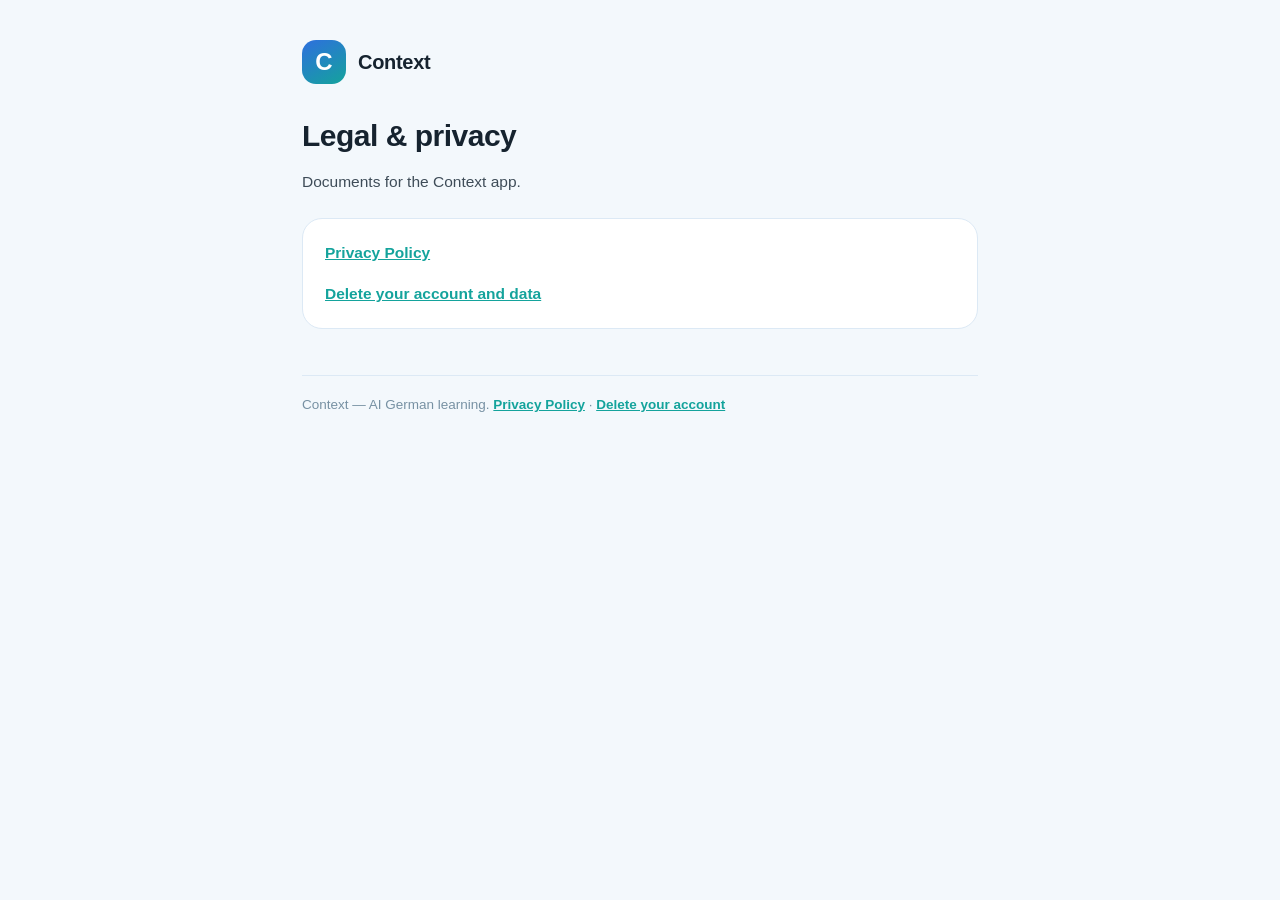
<file: legal-site/index.html>
<!doctype html>
<html lang="en">
<head>
<meta charset="utf-8">
<meta name="viewport" content="width=device-width, initial-scale=1">
<title>Legal &amp; privacy · Context</title>
<link rel="stylesheet" href="style.css">
</head>
<body>
  <div class="wrap">
    <div class="brand"><div class="mark">C</div><div class="brand-name">Context</div></div>

    <h1>Legal &amp; privacy</h1>
    <p>Documents for the Context app.</p>
    <div class="card">
      <p style="margin-top:0"><a href="privacy.html">Privacy Policy</a></p>
      <p style="margin-bottom:0"><a href="delete-account.html">Delete your account and data</a></p>
    </div>

    <footer>
      Context — AI German learning.
      <a href="privacy.html">Privacy Policy</a> ·
      <a href="delete-account.html">Delete your account</a>
    </footer>
  </div>
</body>
</html>
</file>
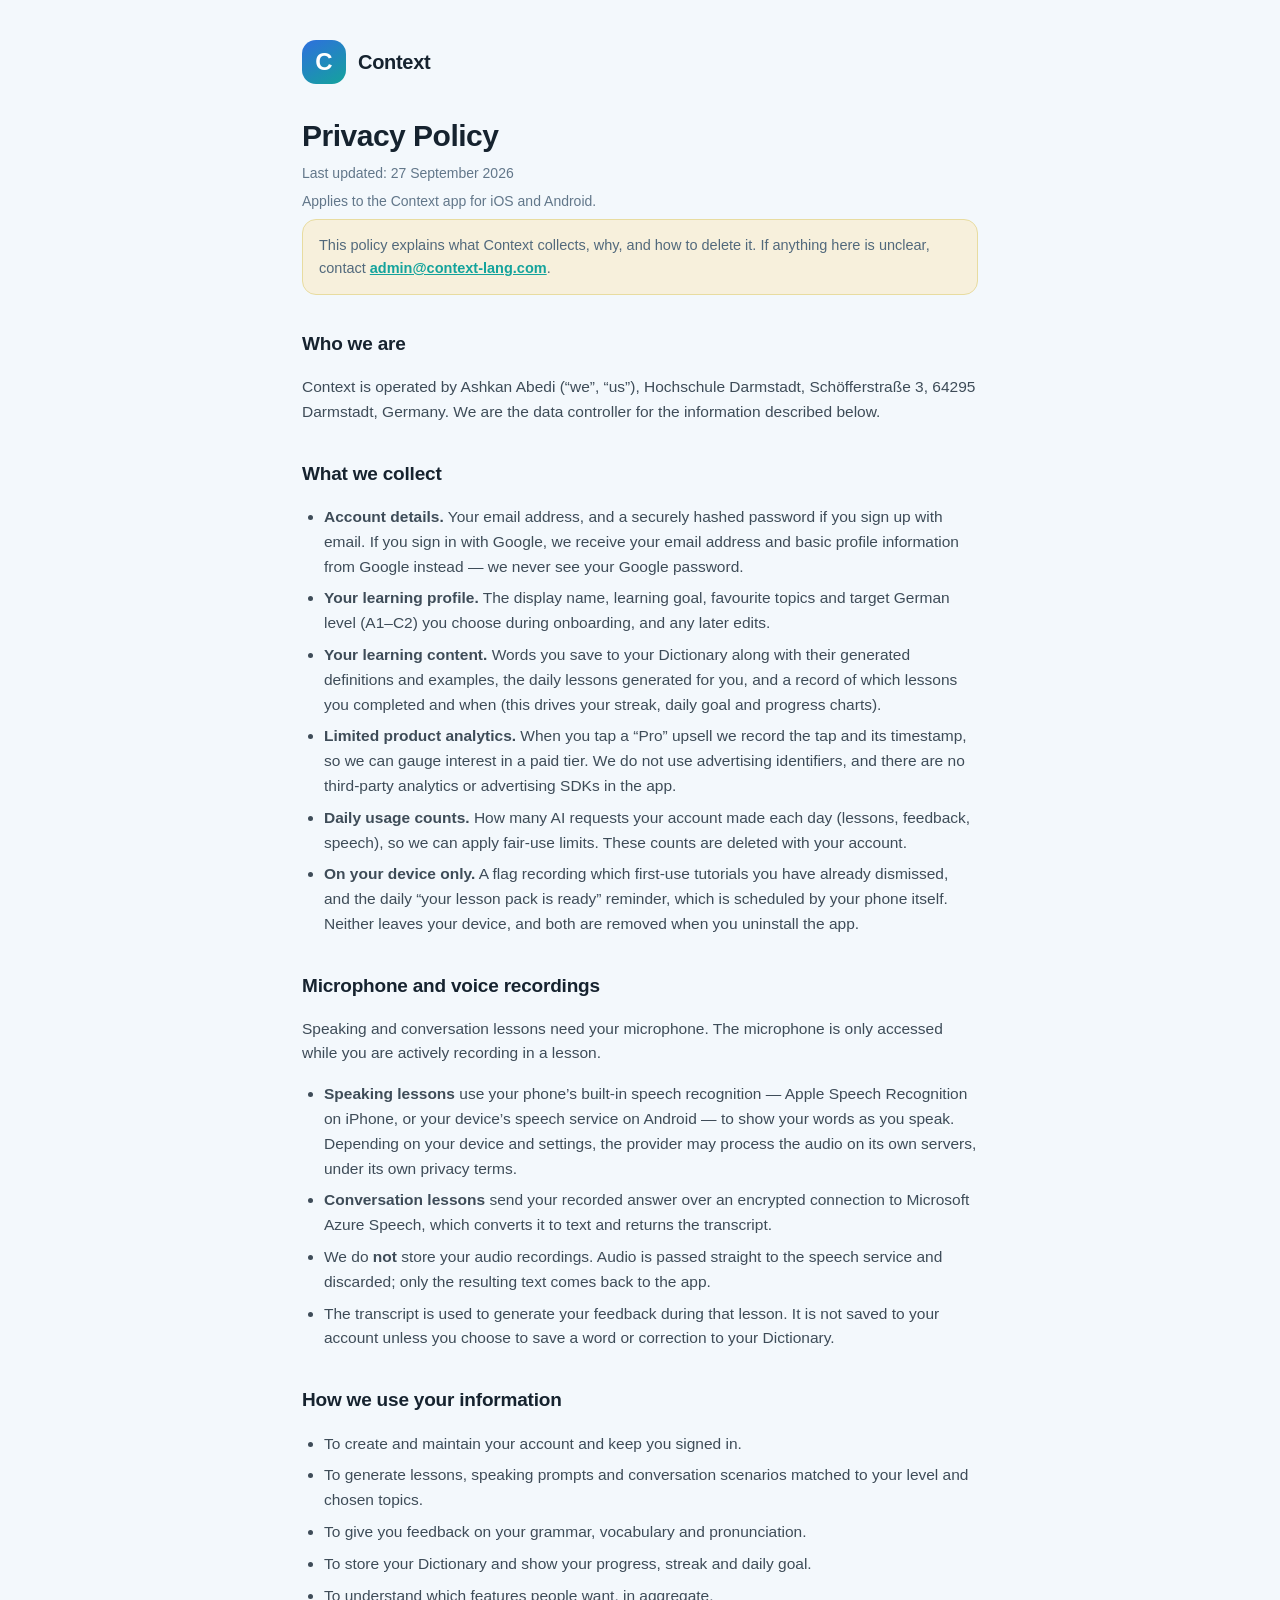
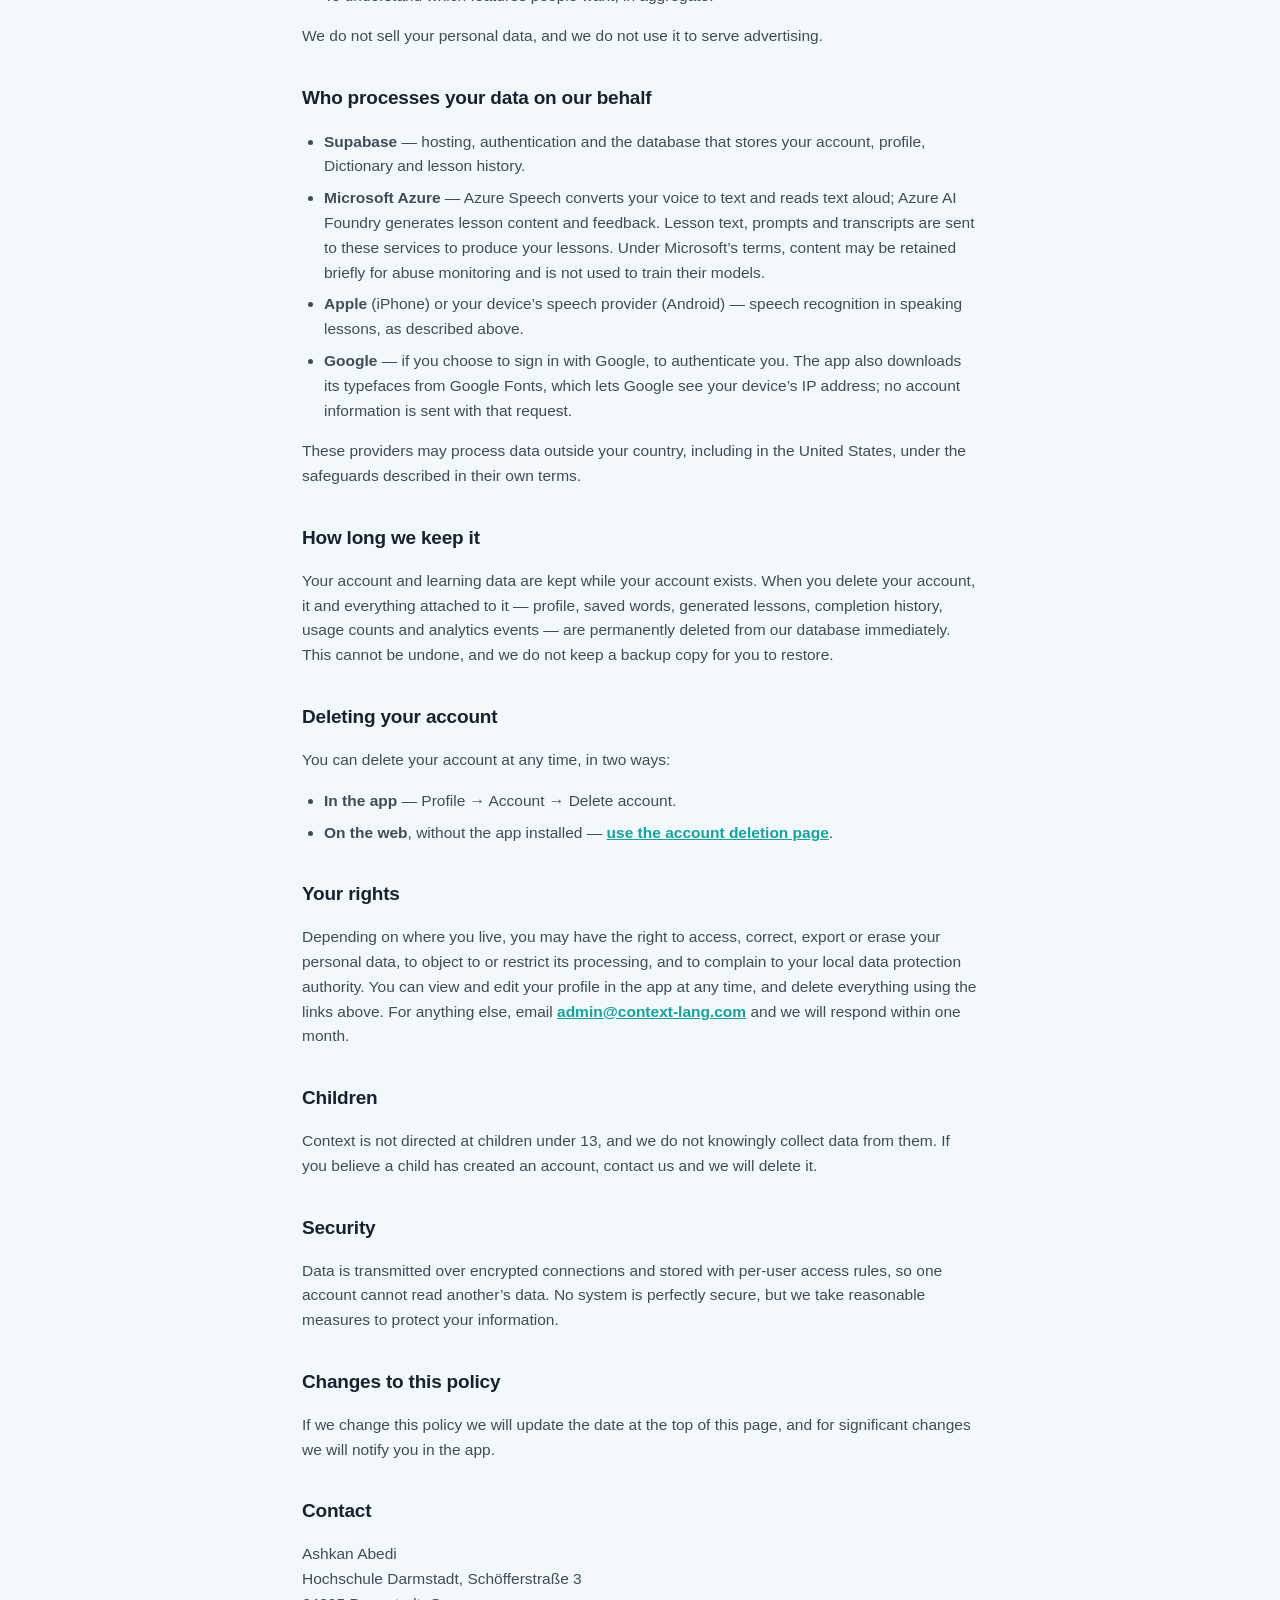
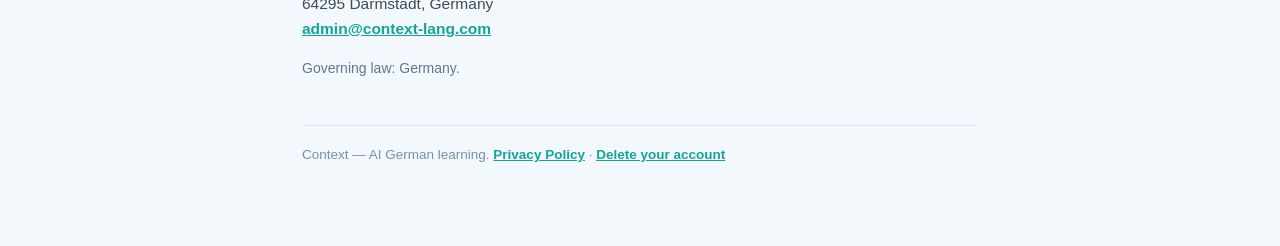
<file: legal-site/privacy.html>
<!doctype html>
<html lang="en">
<head>
<meta charset="utf-8">
<meta name="viewport" content="width=device-width, initial-scale=1">
<title>Privacy Policy · Context</title>
<link rel="stylesheet" href="style.css">
</head>
<body>
  <div class="wrap">
    <div class="brand"><div class="mark">C</div><div class="brand-name">Context</div></div>

    <h1>Privacy Policy</h1>
    <p class="meta">Last updated: 27 September 2026</p>
    <p class="meta">Applies to the Context app for iOS and Android.</p>

    <div class="note">
      This policy explains what Context collects, why, and how to delete it. If
      anything here is unclear, contact
      <a href="mailto:admin@context-lang.com">admin@context-lang.com</a>.
    </div>

    <h2>Who we are</h2>
    <p>
      Context is operated by Ashkan Abedi (“we”, “us”), Hochschule Darmstadt,
      Schöfferstraße 3, 64295 Darmstadt, Germany. We are the data controller for the
      information described below.
    </p>

    <h2>What we collect</h2>
    <ul>
      <li><b>Account details.</b> Your email address, and a securely hashed password if
        you sign up with email. If you sign in with Google, we receive your email
        address and basic profile information from Google instead — we never see your
        Google password.</li>
      <li><b>Your learning profile.</b> The display name, learning goal, favourite topics
        and target German level (A1–C2) you choose during onboarding, and any later edits.</li>
      <li><b>Your learning content.</b> Words you save to your Dictionary along with their
        generated definitions and examples, the daily lessons generated for you, and a
        record of which lessons you completed and when (this drives your streak, daily
        goal and progress charts).</li>
      <li><b>Limited product analytics.</b> When you tap a “Pro” upsell we record the tap
        and its timestamp, so we can gauge interest in a paid tier. We do not use
        advertising identifiers, and there are no third-party analytics or advertising
        SDKs in the app.</li>
      <li><b>Daily usage counts.</b> How many AI requests your account made each day
        (lessons, feedback, speech), so we can apply fair-use limits. These counts are
        deleted with your account.</li>
      <li><b>On your device only.</b> A flag recording which first-use tutorials you have
        already dismissed, and the daily “your lesson pack is ready” reminder, which is
        scheduled by your phone itself. Neither leaves your device, and both are removed
        when you uninstall the app.</li>
    </ul>

    <h2>Microphone and voice recordings</h2>
    <p>
      Speaking and conversation lessons need your microphone. The microphone is only
      accessed while you are actively recording in a lesson.
    </p>
    <ul>
      <li><b>Speaking lessons</b> use your phone’s built-in speech recognition — Apple
        Speech Recognition on iPhone, or your device’s speech service on Android — to
        show your words as you speak. Depending on your device and settings, the
        provider may process the audio on its own servers, under its own privacy terms.</li>
      <li><b>Conversation lessons</b> send your recorded answer over an encrypted
        connection to Microsoft Azure Speech, which converts it to text and returns the
        transcript.</li>
      <li>We do <b>not</b> store your audio recordings. Audio is passed straight to the
        speech service and discarded; only the resulting text comes back to the app.</li>
      <li>The transcript is used to generate your feedback during that lesson. It is not
        saved to your account unless you choose to save a word or correction to your
        Dictionary.</li>
    </ul>

    <h2>How we use your information</h2>
    <ul>
      <li>To create and maintain your account and keep you signed in.</li>
      <li>To generate lessons, speaking prompts and conversation scenarios matched to
        your level and chosen topics.</li>
      <li>To give you feedback on your grammar, vocabulary and pronunciation.</li>
      <li>To store your Dictionary and show your progress, streak and daily goal.</li>
      <li>To understand which features people want, in aggregate.</li>
    </ul>
    <p>
      We do not sell your personal data, and we do not use it to serve advertising.
    </p>

    <h2>Who processes your data on our behalf</h2>
    <ul>
      <li><b>Supabase</b> — hosting, authentication and the database that stores your
        account, profile, Dictionary and lesson history.</li>
      <li><b>Microsoft Azure</b> — Azure Speech converts your voice to text and reads text
        aloud; Azure AI Foundry generates lesson content and feedback. Lesson text,
        prompts and transcripts are sent to these services to produce your lessons.
        Under Microsoft’s terms, content may be retained briefly for abuse monitoring
        and is not used to train their models.</li>
      <li><b>Apple</b> (iPhone) or your device’s speech provider (Android) — speech
        recognition in speaking lessons, as described above.</li>
      <li><b>Google</b> — if you choose to sign in with Google, to authenticate you. The
        app also downloads its typefaces from Google Fonts, which lets Google see your
        device’s IP address; no account information is sent with that request.</li>
    </ul>
    <p>
      These providers may process data outside your country, including in the United
      States, under the safeguards described in their own terms.
    </p>

    <h2>How long we keep it</h2>
    <p>
      Your account and learning data are kept while your account exists. When you delete
      your account, it and everything attached to it — profile, saved words, generated
      lessons, completion history, usage counts and analytics events — are permanently deleted from
      our database immediately. This cannot be undone, and we do not keep a backup copy
      for you to restore.
    </p>

    <h2>Deleting your account</h2>
    <p>
      You can delete your account at any time, in two ways:
    </p>
    <ul>
      <li><b>In the app</b> — Profile → Account → Delete account.</li>
      <li><b>On the web</b>, without the app installed —
        <a href="delete-account.html">use the account deletion page</a>.</li>
    </ul>

    <h2>Your rights</h2>
    <p>
      Depending on where you live, you may have the right to access, correct, export or
      erase your personal data, to object to or restrict its processing, and to complain
      to your local data protection authority. You can view and edit your profile in the
      app at any time, and delete everything using the links above. For anything else,
      email <a href="mailto:admin@context-lang.com">admin@context-lang.com</a> and we
      will respond within one month.
    </p>

    <h2>Children</h2>
    <p>
      Context is not directed at children under 13, and we do not knowingly collect data
      from them. If you believe a child has created an account, contact us and we will
      delete it.
    </p>

    <h2>Security</h2>
    <p>
      Data is transmitted over encrypted connections and stored with per-user access
      rules, so one account cannot read another’s data. No system is perfectly secure,
      but we take reasonable measures to protect your information.
    </p>

    <h2>Changes to this policy</h2>
    <p>
      If we change this policy we will update the date at the top of this page, and for
      significant changes we will notify you in the app.
    </p>

    <h2>Contact</h2>
    <p>
      Ashkan Abedi<br>
      Hochschule Darmstadt, Schöfferstraße 3<br>
      64295 Darmstadt, Germany<br>
      <a href="mailto:admin@context-lang.com">admin@context-lang.com</a>
    </p>
    <p class="meta">Governing law: Germany.</p>

    <footer>
      Context — AI German learning.
      <a href="privacy.html">Privacy Policy</a> ·
      <a href="delete-account.html">Delete your account</a>
    </footer>
  </div>
</body>
</html>
</file>
<file: legal-site/style.css>
:root { color-scheme: light; }
* { box-sizing: border-box; }
body {
  margin: 0;
  background: #F3F8FC;
  color: #16232F;
  font-family: -apple-system, BlinkMacSystemFont, 'Segoe UI', Roboto, sans-serif;
  line-height: 1.6;
}
.wrap { max-width: 720px; margin: 0 auto; padding: 40px 22px 80px; }
.brand { display: flex; align-items: center; gap: 12px; margin-bottom: 34px; }
.mark {
  width: 44px; height: 44px; border-radius: 14px; flex: none;
  background: linear-gradient(150deg, #2E6FDE, #14A39C);
  color: #fff; font-weight: 700; font-size: 24px;
  display: flex; align-items: center; justify-content: center;
}
.brand-name { font-size: 20px; font-weight: 700; letter-spacing: -0.3px; }
h1 { font-size: 30px; line-height: 1.2; margin: 0 0 8px; letter-spacing: -0.5px; }
h2 { font-size: 19px; margin: 34px 0 10px; letter-spacing: -0.2px; }
p, li { color: #3E4C58; font-size: 15.5px; }
ul { padding-left: 22px; }
li { margin-bottom: 7px; }
a { color: #14A39C; font-weight: 600; }
.meta { color: #62778A; font-size: 14px; margin: 0 0 6px; }
.card {
  background: #fff; border: 1px solid #DCE9F5; border-radius: 20px;
  padding: 22px; margin: 24px 0;
}
.note {
  background: #F7F0DC; border: 1px solid #E8DCA0; border-radius: 14px;
  padding: 14px 16px; font-size: 14.5px; color: #52697C;
}
label { display: block; font-size: 12px; font-weight: 700; letter-spacing: .8px;
  text-transform: uppercase; color: #7B93A6; margin-bottom: 7px; }
input {
  width: 100%; border: 1.5px solid #D3E5F4; background: #fff; border-radius: 14px;
  padding: 14px 15px; font-size: 16px; font-family: inherit; color: #16232F; outline: none;
}
input:focus { border-color: #14A39C; box-shadow: 0 0 0 3px rgba(20,163,156,.14); }
button {
  width: 100%; border: 0; border-radius: 15px; padding: 15px; margin-top: 16px;
  font-size: 15.5px; font-weight: 700; font-family: inherit; color: #fff;
  background: linear-gradient(150deg, #2E6FDE, #14A39C); cursor: pointer;
}
button.danger { background: #C0473A; }
button:disabled { background: #D3E5F4; color: #8CA0B0; cursor: not-allowed; }
.status { margin-top: 14px; font-size: 14.5px; font-weight: 600; }
.status.err { color: #C0473A; }
.status.ok { color: #1F7A3D; }
.hidden { display: none; }
footer { margin-top: 46px; border-top: 1px solid #DCE9F5; padding-top: 18px;
  font-size: 13.5px; color: #7791A3; }
</file>
